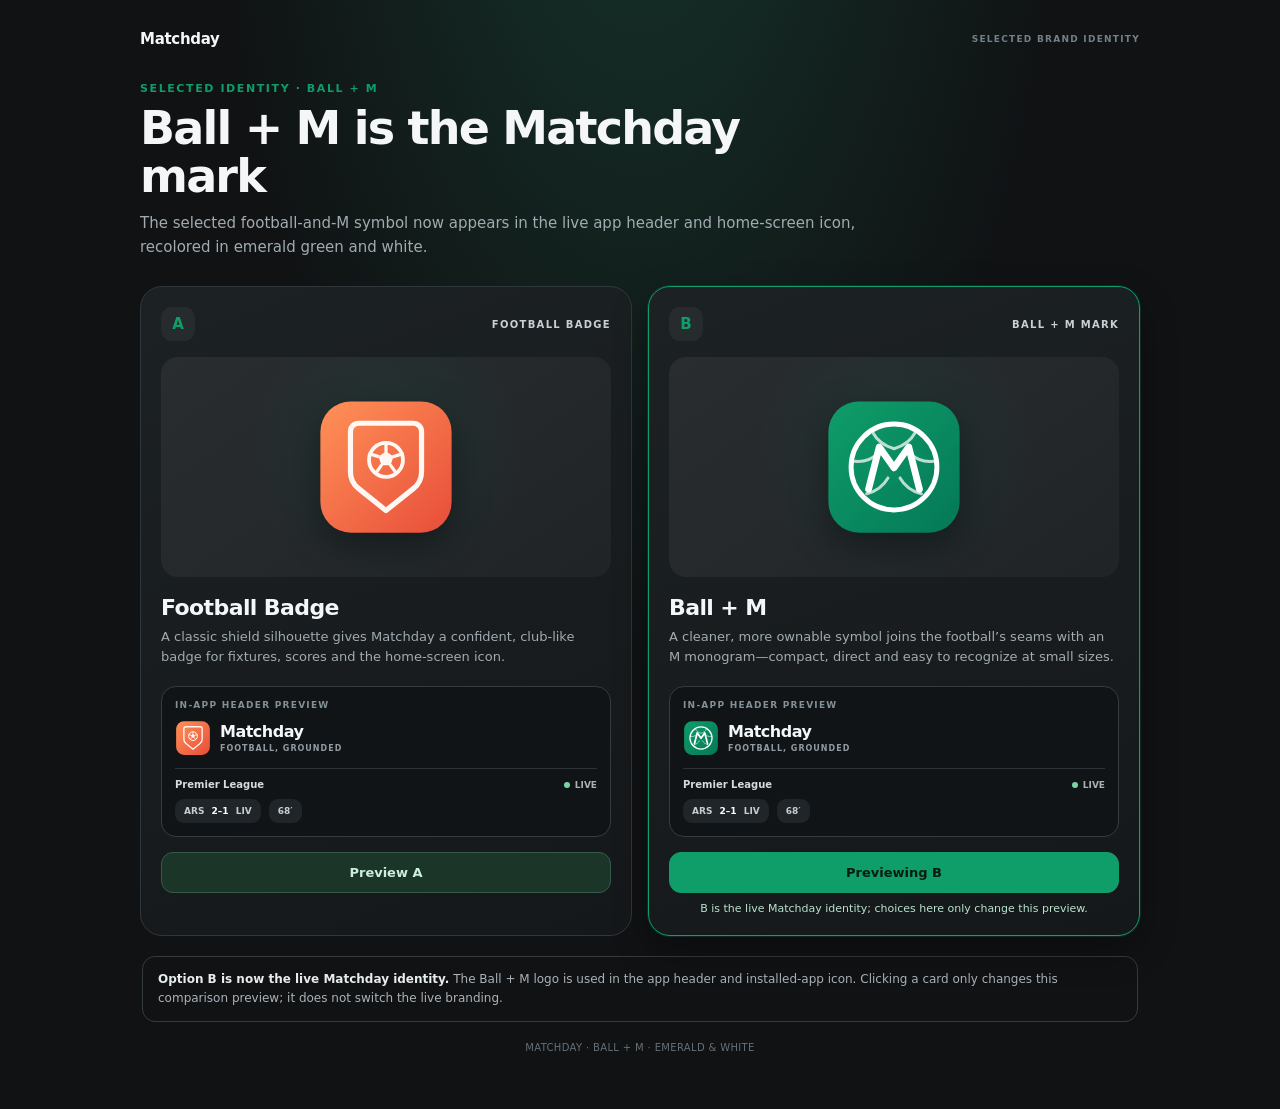
<file: fotmob-demo/brand-options.html>
<!doctype html>
<html lang="en">
<head>
<meta charset="utf-8">
<meta name="viewport" content="width=device-width,initial-scale=1">
<meta name="theme-color" content="#047857">
<meta name="description" content="The selected Matchday Ball + M identity in emerald green and white.">
<title>Matchday — selected logo identity</title>
<style>
:root{color-scheme:dark;--bg:#101214;--panel:#191d20;--panel2:#202529;--line:#30373c;--text:#f5f6f7;--muted:#a1abb1;--orange:#0F9D69;--cream:#ffffff;--green:#77d6a0}*{box-sizing:border-box}html{min-height:100%;background:var(--bg)}body{margin:0;color:var(--text);font-family:Inter,ui-sans-serif,system-ui,-apple-system,"Segoe UI",Roboto,Arial,sans-serif;background:radial-gradient(ellipse at 50% -24%,#16352b 0,transparent 48%),var(--bg);min-height:100vh}button{font:inherit}.page{width:min(100% - 32px,1000px);margin:0 auto;padding:30px 0 56px}.topline{display:flex;align-items:center;gap:11px;margin-bottom:34px}.identity-label{margin-left:auto;color:#738087;font-size:9px;font-weight:800;letter-spacing:1.25px}.topline b{font-size:15px;letter-spacing:-.3px}.eyebrow{color:var(--orange);font-size:11px;font-weight:800;letter-spacing:1.6px;text-transform:uppercase}.hero{max-width:720px;margin-bottom:26px}.hero h1{margin:9px 0 10px;font-size:clamp(30px,5vw,46px);line-height:1.05;letter-spacing:-1.8px}.hero p{margin:0;color:var(--muted);font-size:15px;line-height:1.65}.grid{display:grid;grid-template-columns:repeat(2,minmax(0,1fr));gap:16px}.concept{position:relative;overflow:hidden;border:1px solid var(--line);border-radius:22px;background:linear-gradient(160deg,#1c2124,#15181a);padding:20px;transition:border-color .18s,transform .18s,box-shadow .18s}.concept.selected{border-color:var(--orange);box-shadow:0 0 0 1px #0F9D6933,0 14px 36px #0005}.concept:hover{transform:translateY(-2px)}.concept-head{display:flex;align-items:center;justify-content:space-between;gap:10px}.concept-letter{display:grid;place-items:center;width:34px;height:34px;border-radius:11px;background:#ffffff0c;color:var(--orange);font-size:15px;font-weight:850}.concept-tag{color:#c8d0d5;font-size:10px;font-weight:800;letter-spacing:1.3px;text-transform:uppercase}.art-stage{min-height:220px;margin:16px 0 18px;border-radius:17px;background:linear-gradient(145deg,#292d30,#202427);display:grid;place-items:center;position:relative;overflow:hidden}.art-stage:before{content:"";position:absolute;inset:0;background:radial-gradient(circle at 50% 42%,#0F9D691a,transparent 53%)}.logo{position:relative;width:140px;height:140px;filter:drop-shadow(0 12px 18px #0006)}.concept h2{margin:0 0 7px;font-size:22px;letter-spacing:-.6px}.concept p{margin:0;color:var(--muted);font-size:13px;line-height:1.55;min-height:40px}.preview{margin-top:19px;padding:13px;border:1px solid #353c40;border-radius:15px;background:#111416}.preview-label{margin-bottom:10px;color:#829097;font-size:9px;font-weight:800;letter-spacing:1.25px;text-transform:uppercase}.appbar{display:flex;align-items:center;gap:9px}.preview-logo{width:36px;height:36px;border-radius:11px;flex:0 0 auto}.appname{font-size:16px;line-height:1.05;font-weight:850;letter-spacing:-.5px}.tagline{display:block;margin-top:4px;color:#929ba2;font-size:8px;font-weight:700;letter-spacing:1px;text-transform:uppercase}.preview-rule{height:1px;background:#2c3236;margin:12px 0 10px}.sample-row{display:flex;align-items:center;justify-content:space-between;color:#d7dbde;font-size:10px;font-weight:650}.live{display:inline-flex;align-items:center;gap:5px;color:#a9b1b6;font-size:9px}.live i{width:6px;height:6px;border-radius:50%;background:var(--green)}.mini-scores{display:flex;gap:8px;margin-top:9px}.score-chip{padding:7px 9px;border-radius:9px;background:#202529;color:#c6cdd1;font-size:9px;font-weight:700}.score-chip b{color:#fff;margin:0 4px}.pick{width:100%;margin-top:15px;padding:12px 14px;border:1px solid #365a4a;border-radius:12px;background:#1b3529;color:#cceedd;font-size:13px;font-weight:800;cursor:pointer;transition:background .15s,border-color .15s}.pick:hover,.concept.selected .pick{background:#0F9D69;color:#071c12;border-color:#0F9D69}.selection-note{display:none;margin-top:9px;color:#b9e4cc;text-align:center;font-size:11px}.concept.selected .selection-note{display:block}.footnote{margin:20px 2px 0;padding:13px 15px;border:1px solid #343b3f;border-radius:13px;color:#aab3b9;font-size:12px;line-height:1.55}.footnote strong{color:#e7ecef}.footer{margin-top:20px;color:#667178;text-align:center;font-size:10px;letter-spacing:.35px}@media(max-width:680px){.page{width:min(100% - 24px,520px);padding-top:22px}.topline{margin-bottom:28px}.grid{grid-template-columns:1fr;gap:13px}.concept{padding:17px}.art-stage{min-height:190px;margin-top:13px}.logo{width:128px;height:128px}.concept p{min-height:0}.hero h1{letter-spacing:-1.3px}.footnote{margin-top:15px}}
</style>
</head>
<body>
<main class="page">
  <div class="topline"><b>Matchday</b><span class="identity-label">SELECTED BRAND IDENTITY</span></div>
  <header class="hero">
    <div class="eyebrow">Selected identity · Ball + M</div>
    <h1>Ball + M is the Matchday mark</h1>
    <p>The selected football-and-M symbol now appears in the live app header and home-screen icon, recolored in emerald green and white.</p>
  </header>
  <section class="grid" aria-label="Compare Matchday logo directions">
    <article class="concept" data-choice="A">
      <div class="concept-head"><span class="concept-letter">A</span><span class="concept-tag">Football badge</span></div>
      <div class="art-stage"><img class="logo" src="./icons/option-a-football-badge.svg" alt="Option A: a white football inside a shield-shaped Matchday badge"></div>
      <h2>Football Badge</h2>
      <p>A classic shield silhouette gives Matchday a confident, club-like badge for fixtures, scores and the home-screen icon.</p>
      <div class="preview" aria-label="Option A app header preview">
        <div class="preview-label">In-app header preview</div>
        <div class="appbar"><img class="preview-logo" src="./icons/option-a-football-badge.svg" alt=""><div class="appname">Matchday<span class="tagline">Football, grounded</span></div></div>
        <div class="preview-rule"></div><div class="sample-row"><span>Premier League</span><span class="live"><i></i> LIVE</span></div><div class="mini-scores"><span class="score-chip">ARS <b>2–1</b> LIV</span><span class="score-chip">68′</span></div>
      </div>
      <button class="pick" type="button" aria-pressed="false">I prefer A</button><div class="selection-note" aria-live="polite">A is only a comparison preview; the live app continues to use B.</div>
    </article>
    <article class="concept selected" data-choice="B">
      <div class="concept-head"><span class="concept-letter">B</span><span class="concept-tag">Ball + M mark</span></div>
      <div class="art-stage"><img class="logo" src="./icons/option-b-ball-m.svg" alt="Option B: a football outline with a bold M monogram"></div>
      <h2>Ball + M</h2>
      <p>A cleaner, more ownable symbol joins the football’s seams with an M monogram—compact, direct and easy to recognize at small sizes.</p>
      <div class="preview" aria-label="Option B app header preview">
        <div class="preview-label">In-app header preview</div>
        <div class="appbar"><img class="preview-logo" src="./icons/option-b-ball-m.svg" alt=""><div class="appname">Matchday<span class="tagline">Football, grounded</span></div></div>
        <div class="preview-rule"></div><div class="sample-row"><span>Premier League</span><span class="live"><i></i> LIVE</span></div><div class="mini-scores"><span class="score-chip">ARS <b>2–1</b> LIV</span><span class="score-chip">68′</span></div>
      </div>
      <button class="pick" type="button" aria-pressed="true">Selected: B</button><div class="selection-note" aria-live="polite">B is the live Matchday identity; choices here only change this preview.</div>
    </article>
  </section>
  <p class="footnote"><strong>Option B is now the live Matchday identity.</strong> The Ball + M logo is used in the app header and installed-app icon. Clicking a card only changes this comparison preview; it does not switch the live branding.</p>
  <div class="footer">MATCHDAY · BALL + M · EMERALD &amp; WHITE</div>
</main>
<script>
const cards=[...document.querySelectorAll('.concept')];
function selectCard(card){for(const other of cards){const active=other===card;other.classList.toggle('selected',active);other.querySelector('.pick').setAttribute('aria-pressed',String(active));other.querySelector('.pick').textContent=active?`Previewing ${card.dataset.choice}`:`Preview ${other.dataset.choice}`;}try{localStorage.setItem('matchday-logo-direction',card.dataset.choice)}catch{}}
for(const card of cards){card.querySelector('.pick').addEventListener('click',()=>selectCard(card))}
selectCard(cards.find(card=>card.dataset.choice==="B"));
</script>
</body>
</html>
</file>
